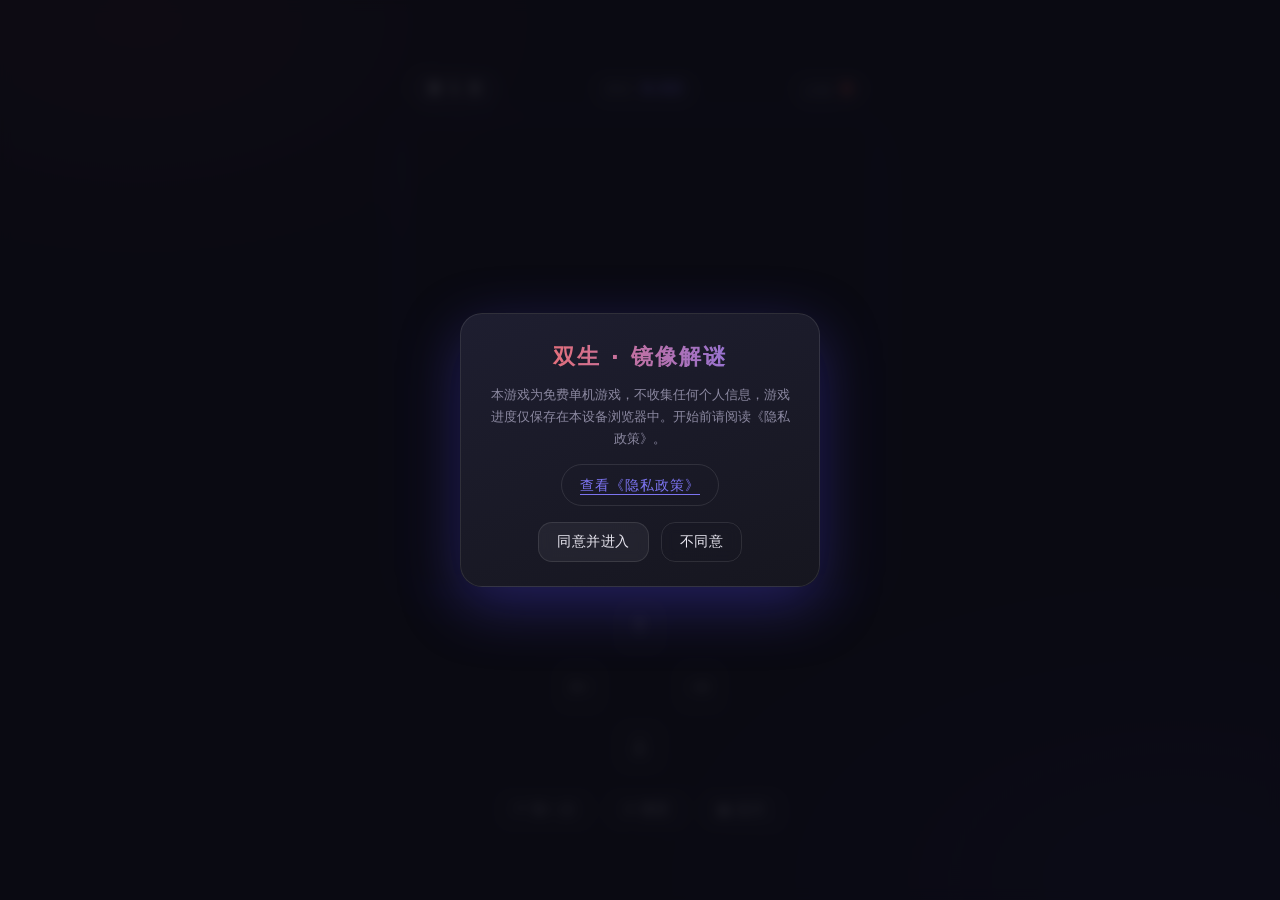
<file: index.html>
<!DOCTYPE html>
<html lang="zh-CN">
<head>
  <meta charset="UTF-8">
  <meta name="viewport" content="width=device-width, initial-scale=1.0, maximum-scale=1.0, user-scalable=no">
  <title>双生 · 镜像解谜</title>
  <link rel="stylesheet" href="css/style.css">
</head>
<body>
  <div id="privacy-overlay">
    <div class="pv-card">
      <h2>双生 · 镜像解谜</h2>
      <p class="pv-text">本游戏为免费单机游戏，不收集任何个人信息，游戏进度仅保存在本设备浏览器中。开始前请阅读《隐私政策》。</p>
      <a id="privacy-link" class="pv-link" href="https://ggboom-01.github.io/shuangsheng/privacy.html" target="_blank" rel="noopener">查看《隐私政策》</a>
      <div class="btn-row">
        <button id="btn-privacy-agree">同意并进入</button>
        <button id="btn-privacy-decline" class="ghost">不同意</button>
      </div>
      <p id="privacy-decline-tip" class="pv-tip hidden">不同意《隐私政策》将无法进入游戏</p>
    </div>
  </div>

  <div id="app">
    <header id="hud">
      <div id="level-name">第 1 关</div>
      <div id="timer">用时 <span id="time-count">0:00</span></div>
      <div id="moves">步数 <span id="move-count">0</span></div>
    </header>

    <div id="board-wrap">
      <canvas id="board"></canvas>
      <div id="win-overlay" class="hidden">
        <div class="win-card">
          <h2>过关！</h2>
          <p id="win-info"></p>
          <p id="win-records"></p>
          <div class="btn-row">
            <button id="btn-next">下一关</button>
            <button id="btn-replay" class="ghost">重玩</button>
          </div>
        </div>
      </div>
    </div>

    <div id="dpad">
      <button class="dp dp-up" data-dir="up" aria-label="上">↑</button>
      <button class="dp dp-left" data-dir="left" aria-label="左">←</button>
      <span class="dp-gap"></span>
      <button class="dp dp-right" data-dir="right" aria-label="右">→</button>
      <button class="dp dp-down" data-dir="down" aria-label="下">↓</button>
    </div>

    <footer id="controls">
      <button id="btn-undo">↶ 悔一步</button>
      <button id="btn-reset">↺ 重置</button>
      <button id="btn-levels">▦ 选关</button>
    </footer>

    <div id="level-select" class="hidden">
      <div class="ls-card">
        <h3>选择关卡</h3>
        <div id="ls-buttons"></div>
        <button id="btn-ls-close">关闭</button>
      </div>
    </div>
  </div>

  <script src="js/engine.js"></script>
  <script src="js/levels_hell.js"></script>
  <script src="js/renderer.js"></script>
  <script src="js/input.js"></script>
  <script src="js/main.js"></script>
</body>
</html>
</file>
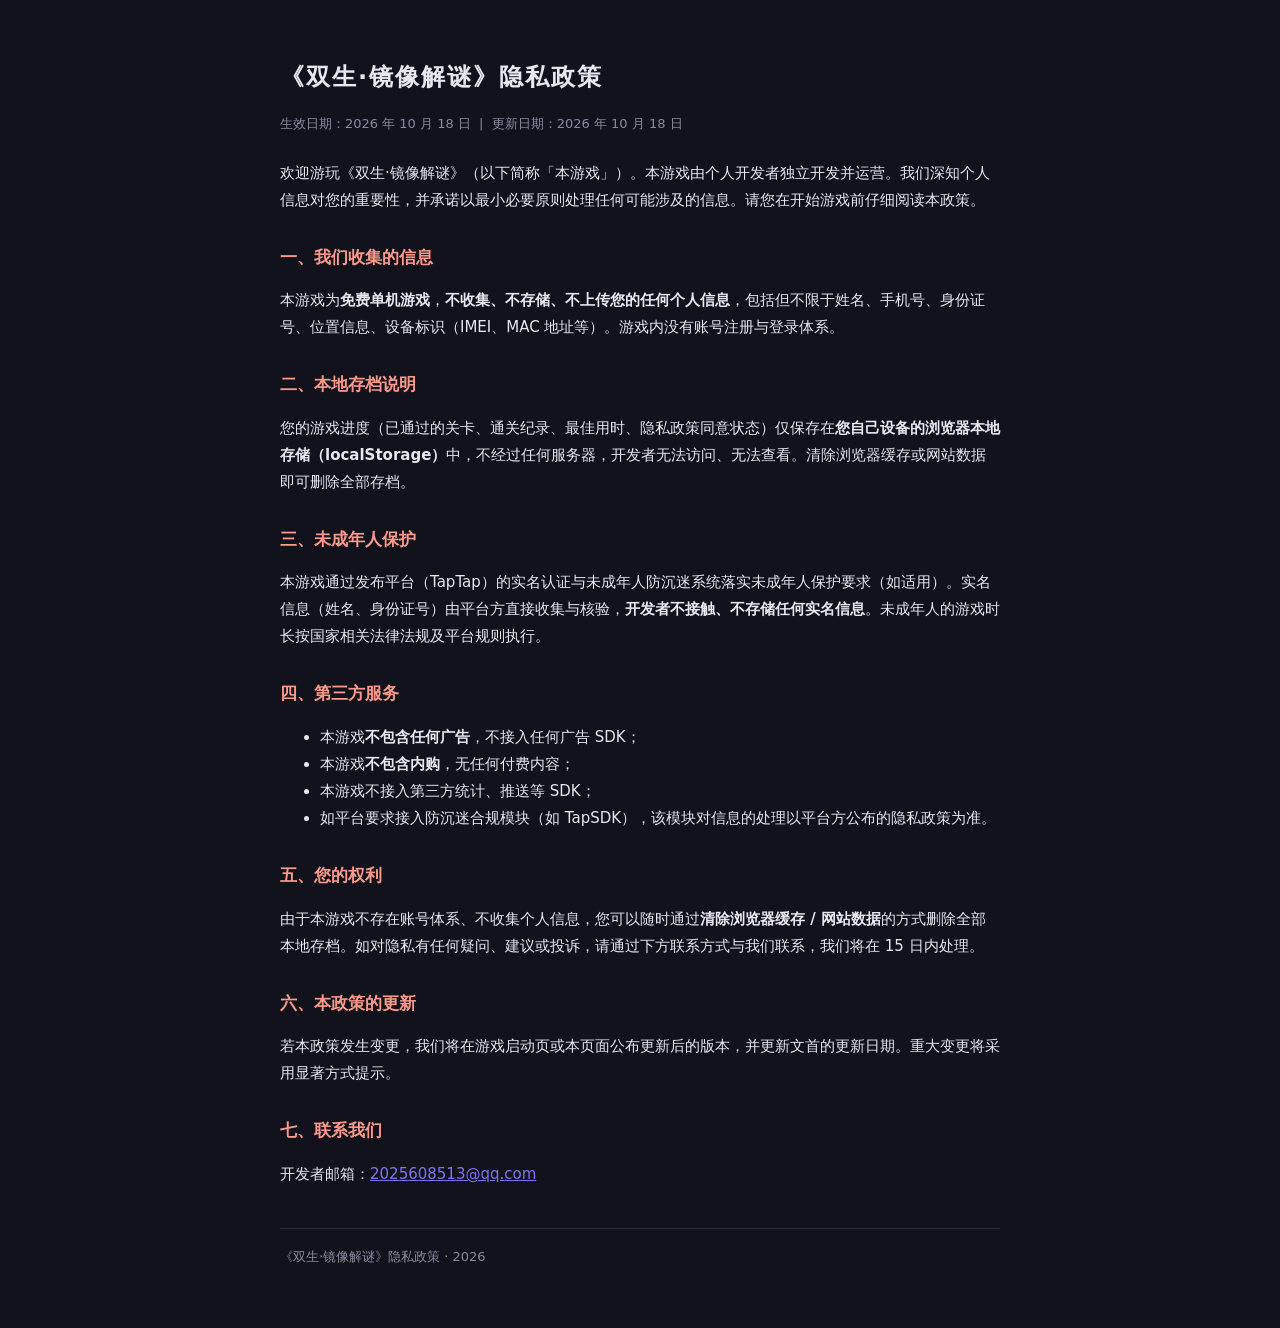
<file: privacy.html>
<!DOCTYPE html>
<html lang="zh-CN">
<head>
<meta charset="UTF-8">
<meta name="viewport" content="width=device-width, initial-scale=1.0">
<title>《双生·镜像解谜》隐私政策</title>
<style>
  body {
    margin: 0 auto;
    max-width: 720px;
    padding: 40px 22px 60px;
    background: #12121c;
    color: #e8e6f0;
    font-family: "PingFang SC", "Hiragino Sans GB", "Microsoft YaHei", system-ui, sans-serif;
    line-height: 1.8;
    font-size: 15px;
  }
  h1 { font-size: 24px; letter-spacing: 2px; margin-bottom: 6px; }
  h2 { font-size: 17px; margin-top: 28px; color: #ff9a8a; }
  .meta { color: #8b88a0; font-size: 13px; margin-bottom: 24px; }
  a { color: #7c74f0; }
  .footer { margin-top: 40px; padding-top: 16px; border-top: 1px solid rgba(255,255,255,0.1); color: #8b88a0; font-size: 13px; }
</style>
</head>
<body>
  <h1>《双生·镜像解谜》隐私政策</h1>
  <p class="meta">生效日期：2026 年 10 月 18 日 &nbsp;|&nbsp; 更新日期：2026 年 10 月 18 日</p>

  <p>欢迎游玩《双生·镜像解谜》（以下简称「本游戏」）。本游戏由个人开发者独立开发并运营。我们深知个人信息对您的重要性，并承诺以最小必要原则处理任何可能涉及的信息。请您在开始游戏前仔细阅读本政策。</p>

  <h2>一、我们收集的信息</h2>
  <p>本游戏为<strong>免费单机游戏</strong>，<strong>不收集、不存储、不上传您的任何个人信息</strong>，包括但不限于姓名、手机号、身份证号、位置信息、设备标识（IMEI、MAC 地址等）。游戏内没有账号注册与登录体系。</p>

  <h2>二、本地存档说明</h2>
  <p>您的游戏进度（已通过的关卡、通关纪录、最佳用时、隐私政策同意状态）仅保存在<strong>您自己设备的浏览器本地存储（localStorage）</strong>中，不经过任何服务器，开发者无法访问、无法查看。清除浏览器缓存或网站数据即可删除全部存档。</p>

  <h2>三、未成年人保护</h2>
  <p>本游戏通过发布平台（TapTap）的实名认证与未成年人防沉迷系统落实未成年人保护要求（如适用）。实名信息（姓名、身份证号）由平台方直接收集与核验，<strong>开发者不接触、不存储任何实名信息</strong>。未成年人的游戏时长按国家相关法律法规及平台规则执行。</p>

  <h2>四、第三方服务</h2>
  <ul>
    <li>本游戏<strong>不包含任何广告</strong>，不接入任何广告 SDK；</li>
    <li>本游戏<strong>不包含内购</strong>，无任何付费内容；</li>
    <li>本游戏不接入第三方统计、推送等 SDK；</li>
    <li>如平台要求接入防沉迷合规模块（如 TapSDK），该模块对信息的处理以平台方公布的隐私政策为准。</li>
  </ul>

  <h2>五、您的权利</h2>
  <p>由于本游戏不存在账号体系、不收集个人信息，您可以随时通过<strong>清除浏览器缓存 / 网站数据</strong>的方式删除全部本地存档。如对隐私有任何疑问、建议或投诉，请通过下方联系方式与我们联系，我们将在 15 日内处理。</p>

  <h2>六、本政策的更新</h2>
  <p>若本政策发生变更，我们将在游戏启动页或本页面公布更新后的版本，并更新文首的更新日期。重大变更将采用显著方式提示。</p>

  <h2>七、联系我们</h2>
  <p>开发者邮箱：<a href="mailto:2025608513@qq.com">2025608513@qq.com</a></p>

  <div class="footer">《双生·镜像解谜》隐私政策 · 2026</div>
</body>
</html>
</file>
<file: css/style.css>
/* 双生 · 界面样式（精装版）
 * 结构与 class / id 名与 index.html 保持一致，仅做视觉升级。
 * 配色：深空 #12121c / 珊瑚 #FF6E5C / 靛蓝 #4F46E5
 * 无外部图片、无外部字体、无第三方库。
 */

* {
  margin: 0;
  padding: 0;
  box-sizing: border-box;
  -webkit-tap-highlight-color: transparent;
}

:root {
  --bg: #12121c;
  --coral: #FF6E5C;
  --coral-hi: #FFA08F;
  --indigo: #4F46E5;
  --indigo-hi: #7C74F0;
  --text: #E8E6F0;
  --text-dim: #8b88a0;
  --glass: rgba(255, 255, 255, 0.05);
  --glass-hi: rgba(255, 255, 255, 0.11);
  --line: rgba(255, 255, 255, 0.10);
}

html, body {
  height: 100%;
  overflow: hidden;
  overscroll-behavior: none;
  background: var(--bg);
  color: var(--text);
  font-family: "PingFang SC", "Hiragino Sans GB", "Microsoft YaHei", system-ui, -apple-system, sans-serif;
  -webkit-user-select: none;
  user-select: none;
}

/* 深空底：两团极淡的极光 */
body::before {
  content: '';
  position: fixed;
  inset: -20%;
  pointer-events: none;
  background:
    radial-gradient(38% 32% at 22% 16%, rgba(255, 110, 92, 0.14), transparent 70%),
    radial-gradient(44% 36% at 80% 84%, rgba(79, 70, 229, 0.18), transparent 72%);
  z-index: 0;
}

#app {
  position: relative;
  z-index: 1;
  height: 100%;
  display: flex;
  flex-direction: column;
  align-items: center;
  justify-content: center;
  gap: 16px;
  padding: 12px 0 calc(12px + env(safe-area-inset-bottom, 0px));
}

/* ---------- HUD ---------- */

#hud {
  width: min(92vw, 460px);
  display: flex;
  justify-content: space-between;
  align-items: center;
  gap: 10px;
}

#level-name,
#moves,
#timer {
  background: var(--glass);
  border: 1px solid var(--line);
  border-radius: 999px;
  padding: 7px 16px;
  backdrop-filter: blur(6px);
  white-space: nowrap;
}

#level-name {
  font-size: 15px;
  font-weight: 600;
  letter-spacing: 1px;
  color: var(--text);
  box-shadow: inset 0 0 18px rgba(79, 70, 229, 0.12);
}

#moves,
#timer {
  color: var(--text-dim);
  font-size: 13px;
  letter-spacing: 0.5px;
}

#time-count {
  color: var(--indigo-hi);
  font-weight: 700;
  font-size: 16px;
  margin-left: 4px;
  font-variant-numeric: tabular-nums;
  text-shadow: 0 0 12px rgba(124, 116, 240, 0.45);
}

#move-count {
  color: var(--coral);
  font-weight: 700;
  font-size: 17px;
  margin-left: 4px;
  text-shadow: 0 0 12px rgba(255, 110, 92, 0.45);
}

/* ---------- 棋盘 ---------- */

#board-wrap {
  position: relative;
  line-height: 0;
}

canvas {
  display: block;
  border-radius: 20px;
  touch-action: none;
  box-shadow:
    0 10px 44px rgba(79, 70, 229, 0.30),
    0 2px 10px rgba(0, 0, 0, 0.45),
    inset 0 0 0 1px rgba(255, 255, 255, 0.04);
}

/* ---------- 虚拟方向键 ---------- */

#dpad {
  display: grid;
  grid-template-columns: repeat(3, 54px);
  grid-template-rows: repeat(3, 54px);
  grid-template-areas:
    ". up ."
    "left . right"
    ". down .";
  gap: 6px;
  justify-content: center;
}

#dpad .dp {
  width: 54px;
  height: 54px;
  padding: 0;
  font-size: 22px;
  line-height: 1;
  display: flex;
  align-items: center;
  justify-content: center;
  border-radius: 16px;
  user-select: none;
  -webkit-user-select: none;
  touch-action: manipulation;
}

.dp-up { grid-area: up; }
.dp-left { grid-area: left; }
.dp-right { grid-area: right; }
.dp-down { grid-area: down; }

/* ---------- 控制栏 ---------- */

#controls {
  display: flex;
  gap: 10px;
}

button {
  background: var(--glass);
  color: var(--text);
  border: 1px solid var(--line);
  border-radius: 14px;
  padding: 10px 18px;
  font-size: 14px;
  font-family: inherit;
  letter-spacing: 0.5px;
  cursor: pointer;
  backdrop-filter: blur(6px);
  transition: background 0.16s ease, transform 0.1s ease, box-shadow 0.16s ease;
}
button:hover {
  background: var(--glass-hi);
  box-shadow: 0 4px 16px rgba(79, 70, 229, 0.22);
}
button:active {
  transform: scale(0.96);
}

.btn-row {
  display: flex;
  gap: 12px;
  justify-content: center;
}

#btn-next {
  background: linear-gradient(135deg, var(--coral), #f2543f);
  color: #fff;
  border-color: transparent;
  font-weight: 700;
  box-shadow: 0 6px 20px rgba(255, 110, 92, 0.35);
}
#btn-next:hover {
  background: linear-gradient(135deg, var(--coral-hi), var(--coral));
}

button.ghost {
  background: transparent;
}

.hidden {
  display: none !important;
}

/* ---------- 胜利弹层 ---------- */

#win-overlay {
  position: fixed;
  inset: 0;
  background: rgba(10, 10, 18, 0.74);
  backdrop-filter: blur(4px);
  display: flex;
  align-items: center;
  justify-content: center;
  z-index: 10;
  animation: fade 0.22s ease;
}

.win-card {
  position: relative;
  line-height: normal; /* 抵消 #board-wrap 的 line-height: 0，否则多行文本会互相重叠 */
  background: linear-gradient(160deg, #1e1e30, #16161f);
  border: 1px solid rgba(255, 255, 255, 0.10);
  border-radius: 22px;
  padding: 30px 38px 26px;
  text-align: center;
  box-shadow: 0 18px 64px rgba(79, 70, 229, 0.40);
  animation: pop 0.4s cubic-bezier(0.2, 1.3, 0.4, 1);
}
.win-card::before {
  content: '';
  position: absolute;
  left: 12%;
  right: 12%;
  top: 0;
  height: 2px;
  border-radius: 2px;
  background: linear-gradient(90deg, transparent, var(--coral), var(--indigo-hi), transparent);
  pointer-events: none;
}

.win-card h2 {
  font-size: 27px;
  letter-spacing: 2px;
  background: linear-gradient(90deg, var(--coral), var(--indigo-hi));
  -webkit-background-clip: text;
  background-clip: text;
  color: transparent;
  margin-bottom: 10px;
}
.win-card p {
  color: var(--text-dim);
  margin-bottom: 20px;
  font-size: 15px;
  letter-spacing: 1px;
}
#win-records {
  margin-top: -12px;
  font-size: 12px;
  letter-spacing: 0.5px;
}

@keyframes pop {
  from { transform: scale(0.82); opacity: 0; }
  to { transform: scale(1); opacity: 1; }
}
@keyframes fade {
  from { opacity: 0; }
  to { opacity: 1; }
}

/* ---------- 隐私政策门槛（TapTap 合规） ---------- */

#privacy-overlay {
  position: fixed;
  inset: 0;
  z-index: 20; /* 高于胜利弹层(10)与选关面板(11) */
  background: rgba(10, 10, 18, 0.88);
  backdrop-filter: blur(6px);
  display: flex;
  align-items: center;
  justify-content: center;
}

.pv-card {
  background: linear-gradient(160deg, #1e1e30, #16161f);
  border: 1px solid rgba(255, 255, 255, 0.10);
  border-radius: 22px;
  padding: 28px 26px 24px;
  width: min(86vw, 360px);
  text-align: center;
  box-shadow: 0 18px 60px rgba(79, 70, 229, 0.35);
}

.pv-card h2 {
  font-size: 22px;
  letter-spacing: 2px;
  margin-bottom: 12px;
  background: linear-gradient(90deg, var(--coral), var(--indigo-hi));
  -webkit-background-clip: text;
  background-clip: text;
  color: transparent;
}

.pv-text {
  color: var(--text-dim);
  font-size: 13px;
  line-height: 1.7;
  margin-bottom: 14px;
}

/* 链接按钮：点击区域 ≥ 40×40（TapTap 合规要求） */
.pv-link {
  display: inline-block;
  min-width: 40px;
  min-height: 40px;
  line-height: 40px;
  padding: 0 18px;
  margin-bottom: 16px;
  color: var(--indigo-hi);
  text-decoration: underline;
  text-underline-offset: 4px;
  border: 1px solid var(--line);
  border-radius: 999px;
  font-size: 14px;
  letter-spacing: 1px;
}

.pv-tip {
  color: var(--text-dim);
  font-size: 12px;
  margin-top: 12px;
}

/* ---------- 选关面板 ---------- */

#level-select {
  position: fixed;
  inset: 0;
  background: rgba(10, 10, 18, 0.74);
  backdrop-filter: blur(4px);
  display: flex;
  align-items: center;
  justify-content: center;
  z-index: 11;
  animation: fade 0.22s ease;
}

.ls-card {
  background: linear-gradient(160deg, #1e1e30, #16161f);
  border: 1px solid rgba(255, 255, 255, 0.10);
  border-radius: 22px;
  padding: 22px 20px 18px;
  width: min(88vw, 380px);
  text-align: center;
  box-shadow: 0 18px 60px rgba(79, 70, 229, 0.35);
  animation: pop 0.32s cubic-bezier(0.2, 1.3, 0.4, 1);
}
.ls-card h3 {
  margin-bottom: 14px;
  font-size: 17px;
  font-weight: 600;
  letter-spacing: 2px;
  color: var(--text-dim);
}

#ls-buttons {
  display: grid;
  grid-template-columns: 1fr 1fr;
  gap: 8px;
  max-height: 52vh;
  overflow-y: auto;
  margin-bottom: 14px;
  padding: 2px;
}
#ls-buttons button {
  padding: 11px 8px;
  font-size: 14px;
  border-radius: 12px;
}
#ls-buttons button .ls-meta {
  display: block;
  margin-top: 3px;
  font-size: 11px;
  font-weight: 400;
  color: var(--text-dim);
  letter-spacing: 0.5px;
}

#btn-ls-close {
  width: 100%;
}

/* 小屏微调 */
@media (max-height: 640px) {
  #app { gap: 10px; }
  #level-name, #moves, #timer { padding: 5px 13px; }
  button { padding: 9px 15px; font-size: 13px; }
  #dpad { grid-template-columns: repeat(3, 46px); grid-template-rows: repeat(3, 46px); }
  #dpad .dp { width: 46px; height: 46px; }
}

@media (max-width: 400px) {
  #hud { gap: 6px; }
  #level-name, #moves, #timer { padding: 5px 10px; font-size: 12px; }
  #level-name { font-size: 13px; }
  #time-count { font-size: 14px; }
}
</file>
